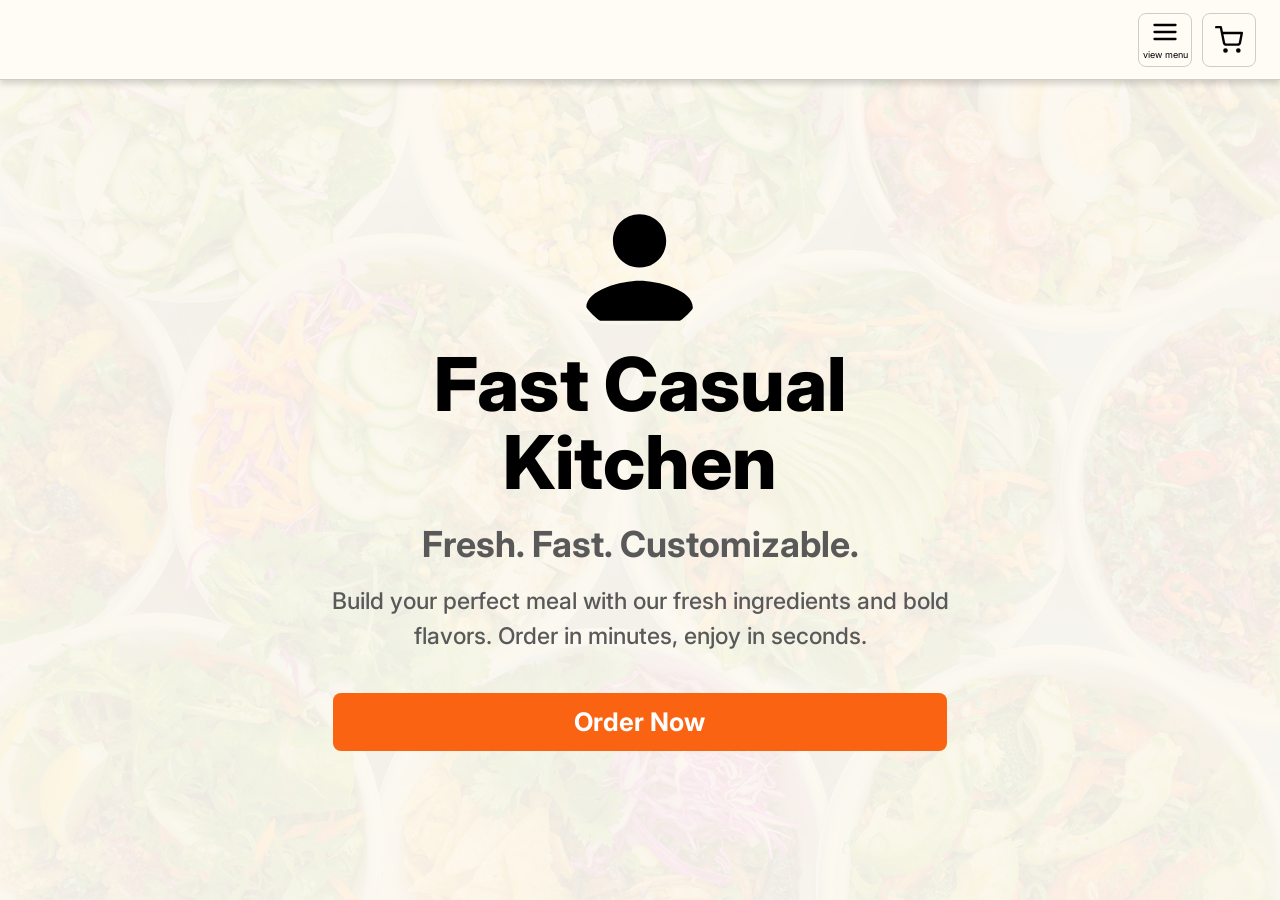
<file: index.html>
<!DOCTYPE html>
<html lang="en">
<head>
  <meta charset="UTF-8" />
  <meta name="viewport" content="width=device-width, initial-scale=1.0" />
  <meta name="description" content="Fast Casual Kitchen — fresh, fast, and fully customizable meals. Order wraps and bowls online.">
  <title>Fast Casual Kitchen</title>
  <link href="https://cdn.jsdelivr.net/npm/bootstrap@5.3.0/dist/css/bootstrap.min.css" rel="stylesheet">
  <link href="https://fonts.googleapis.com/css2?family=Inter:wght@400;600;700;800&display=swap" rel="stylesheet" />
  <link rel="stylesheet" href="css/style.css" />
</head>
<body class="landing-page">

  <!-- ═══════════════════════════════════════
       NAVBAR
  ═══════════════════════════════════════ -->
  <nav class="navbar">
    <div class="nav-icons">
      <a href="menu.html" class="nav-icon-btn" title="View Menu" aria-label="View Menu">
        <svg class="icon-img" viewBox="0 0 24 24" fill="none" stroke="currentColor" stroke-width="2" stroke-linecap="round"><line x1="3" y1="6" x2="21" y2="6"/><line x1="3" y1="12" x2="21" y2="12"/><line x1="3" y1="18" x2="21" y2="18"/></svg>
        <span class="nav-label">view menu</span>
      </a>
      <a href="Cart.html" class="nav-icon-btn" title="Cart" aria-label="Cart">
        <svg class="icon-img" viewBox="0 0 24 24" fill="none" stroke="currentColor" stroke-width="2" stroke-linecap="round" stroke-linejoin="round"><circle cx="9" cy="21" r="1"/><circle cx="20" cy="21" r="1"/><path d="M1 1h4l2.68 13.39a2 2 0 0 0 2 1.61h9.72a2 2 0 0 0 2-1.61L23 6H6"/></svg>
      </a>
    </div>
  </nav>

  <!-- ═══════════════════════════════════════
       HERO SECTION
  ═══════════════════════════════════════ -->
  <section class="hero">
    <!-- Background food image (30% opacity) -->
    <div class="hero-bg">
      <img src="assets/images/hero-bg.jpg" alt="" />
    </div>

    <!-- Hero content -->
    <div class="hero-content">
      <!-- Account/avatar icon -->
      <div class="hero-icon">
        <svg viewBox="0 0 24 24" fill="currentColor"><path d="M12 12c2.7 0 4.8-2.1 4.8-4.8S14.7 2.4 12 2.4 7.2 4.5 7.2 7.2 9.3 12 12 12zm0 2.4c-3.2 0-9.6 1.6-9.6 4.8v2.4h19.2v-2.4c0-3.2-6.4-4.8-9.6-4.8z"/></svg>
      </div>

      <!-- Main heading -->
      <h1 class="hero-title">
        Fast Casual<br />Kitchen
      </h1>

      <!-- Tagline -->
      <p class="hero-tagline">Fresh. Fast. Customizable.</p>

      <!-- Description -->
      <p class="hero-desc">
        Build your perfect meal with our fresh ingredients and bold<br />
        flavors. Order in minutes, enjoy in seconds.
      </p>

      <!-- CTA button -->
      <a href="menu.html" class="btn-order-now">Order Now</a>
    </div>
  </section>

  <script src="https://cdn.jsdelivr.net/npm/bootstrap@5.3.0/dist/js/bootstrap.bundle.min.js"></script>
</body>
</html>
</file>
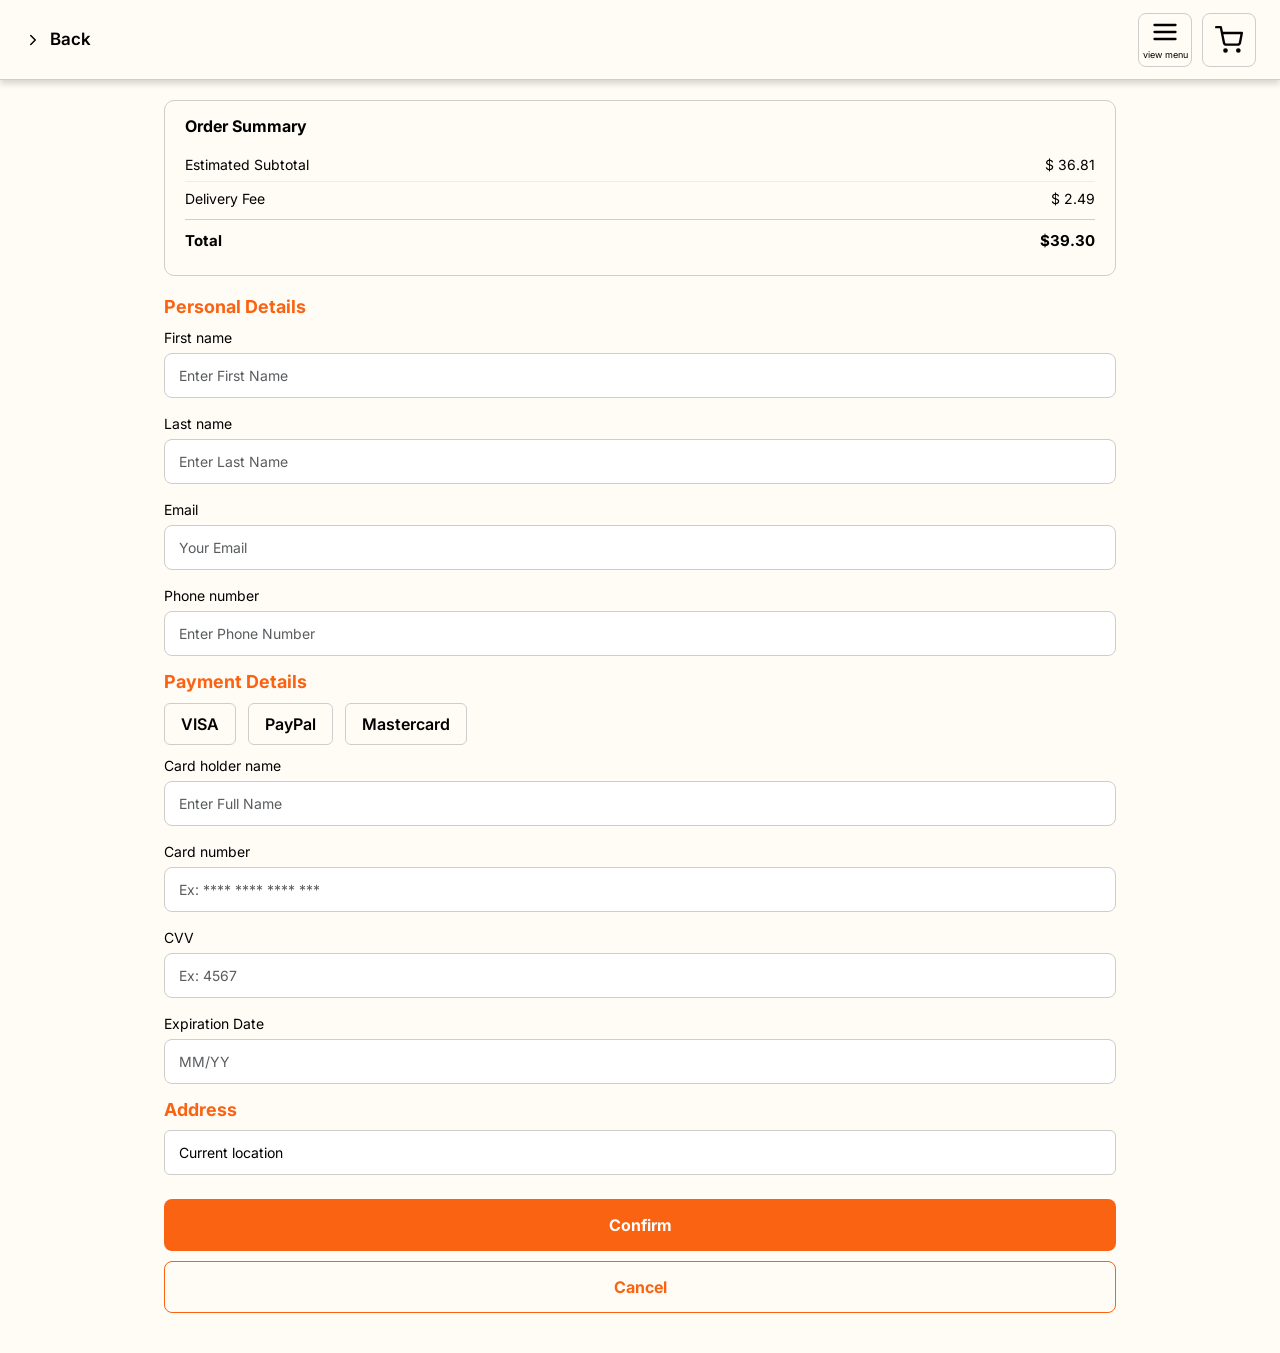
<file: checkout.html>
<!DOCTYPE html>
<html lang="en">
<head>
  <meta charset="UTF-8">
  <meta name="viewport" content="width=device-width, initial-scale=1.0">
  <meta name="description" content="Complete your order and enter payment details at Fast Casual Kitchen.">
  <title>Checkout — Fast Casual Kitchen</title>
  <link href="https://fonts.googleapis.com/css2?family=Inter:wght@400;600;700;800&display=swap" rel="stylesheet">
  <link href="https://cdn.jsdelivr.net/npm/bootstrap@5.3.0/dist/css/bootstrap.min.css" rel="stylesheet">
  <link rel="stylesheet" href="css/style.css">
</head>

<body>

<div class="checkout-page">

  <!-- HEADER -->
   <!-- ═══════════════════════════════════════
       NAVBAR
  ═══════════════════════════════════════ -->
  <nav class="navbar">
    <div class="nav-left">
      <a href="index.html" class="nav-back">
        <svg class="arrow-icon" viewBox="0 0 24 24" fill="none" stroke="currentColor" stroke-width="2" stroke-linecap="round" stroke-linejoin="round"><polyline points="15 18 9 12 15 6"/></svg>
        Back
      </a>
    </div>
    <div class="nav-icons">
      <a href="menu.html" class="nav-icon-btn" title="View Menu" aria-label="View Menu">
        <svg class="icon-img" viewBox="0 0 24 24" fill="none" stroke="currentColor" stroke-width="2" stroke-linecap="round"><line x1="3" y1="6" x2="21" y2="6"/><line x1="3" y1="12" x2="21" y2="12"/><line x1="3" y1="18" x2="21" y2="18"/></svg>
        <span class="nav-label">view menu</span>
      </a>
      <a href="Cart.html" class="nav-icon-btn" title="Cart" aria-label="Cart" id="cart-btn">
        <svg class="icon-img" viewBox="0 0 24 24" fill="none" stroke="currentColor" stroke-width="2" stroke-linecap="round" stroke-linejoin="round"><circle cx="9" cy="21" r="1"/><circle cx="20" cy="21" r="1"/><path d="M1 1h4l2.68 13.39a2 2 0 0 0 2 1.61h9.72a2 2 0 0 0 2-1.61L23 6H6"/></svg>
      </a>
    </div>
  </nav>

  <!-- ORDER SUMMARY -->
  <div class="summary-box">
    <h5>Order Summary</h5>

    <div class="row-line">
      <span>Estimated Subtotal</span>
      <span>$ 36.81</span>
    </div>

    <div class="row-line">
      <span>Delivery Fee</span>
      <span>$ 2.49</span>
    </div>

    <div class="row-line total">
      <span>Total</span>
      <span>$39.30</span>
    </div>
  </div>

  <!-- PERSONAL DETAILS -->
  <h6 class="section-title">Personal Details</h6>

  <div class="form-group">
    <label class="form-label">First name</label>
    <input type="text" class="form-control" placeholder="Enter First Name">
  </div>

  <div class="form-group">
    <label class="form-label">Last name</label>
    <input type="text" class="form-control" placeholder="Enter Last Name">
  </div>

  <div class="form-group">
    <label class="form-label">Email</label>
    <input type="email" class="form-control" placeholder="Your Email">
  </div>

  <div class="form-group">
    <label class="form-label">Phone number</label>
    <input type="tel" class="form-control" placeholder="Enter Phone Number">
  </div>

  <!-- PAYMENT -->
  <h6 class="section-title">Payment Details</h6>

  <div class="payment-icons">
    <button class="pay-option">VISA</button>
    <button class="pay-option">PayPal</button>
    <button class="pay-option">Mastercard</button>
  </div>

  <div class="form-group">
    <label class="form-label">Card holder name</label>
    <input class="form-control" placeholder="Enter Full Name">
  </div>

  <div class="form-group">
    <label class="form-label">Card number</label>
    <input class="form-control" placeholder="Ex: **** **** **** ***">
  </div>

  <div class="form-group">
    <label class="form-label">CVV</label>
    <input class="form-control" placeholder="Ex: 4567">
  </div>

  <div class="form-group">
    <label class="form-label">Expiration Date</label>
    <input class="form-control" placeholder="MM/YY">
  </div>

  <!-- ADDRESS -->
  <h6 class="section-title">Address</h6>

  <select class="address-dropdown form-select">
    <option>Current location</option>
  </select>

  <!-- ACTION BUTTONS -->
  <button class="confirm btn" onclick="processPayment()">
    Confirm
  </button>

  <button class="cancel btn" onclick="window.location.href='menu.html'">
    Cancel
  </button>

</div>
<!-- SCRIPT -->
<script>
function processPayment() {
  alert("Processing your credit card information...");
  setTimeout(function() {
    window.location.href = "thankyou.html";
  }, 1200);
}
</script>

</body>
</html>
</file>
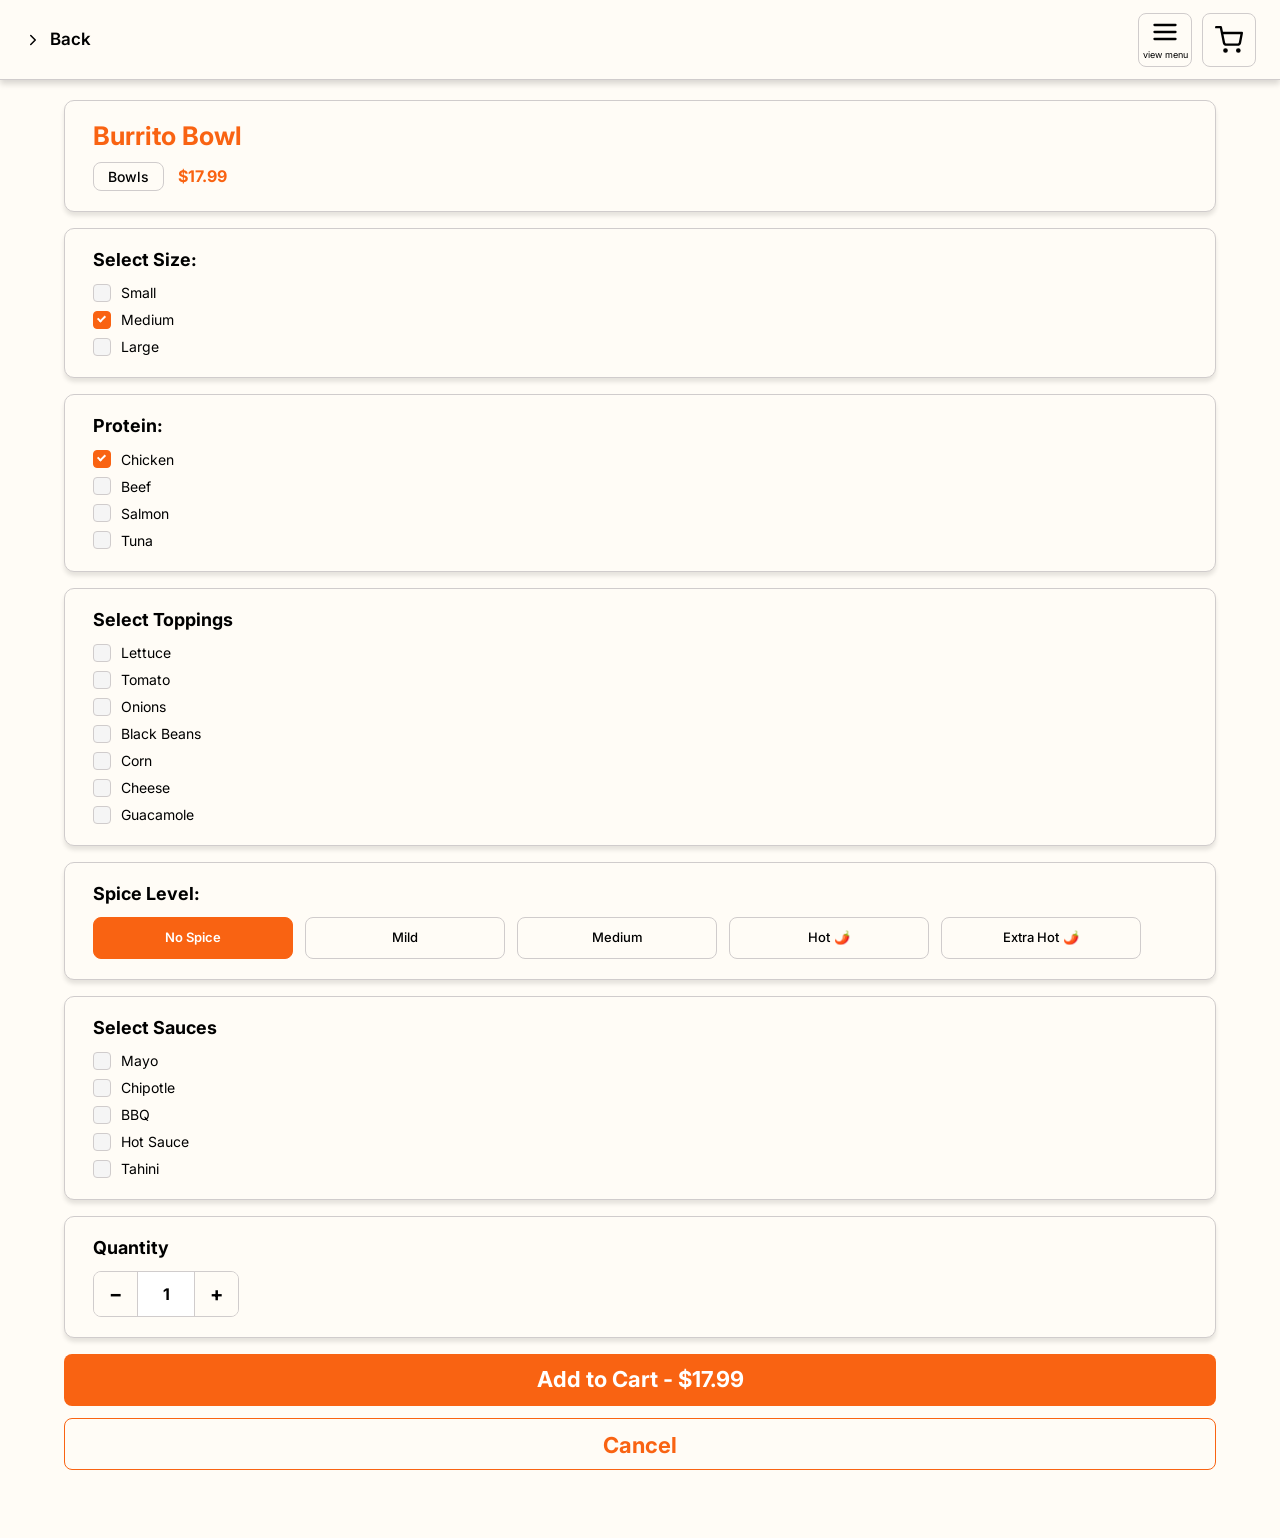
<file: customize.html>
<!DOCTYPE html>
<html lang="en">
<head>
  <meta charset="UTF-8" />
  <meta name="viewport" content="width=device-width, initial-scale=1.0" />
  <meta name="description" content="Customize your meal with your choice of size, protein, toppings, and spice level.">
  <title>Fast Casual Kitchen — Customize</title>
  <link href="https://cdn.jsdelivr.net/npm/bootstrap@5.3.0/dist/css/bootstrap.min.css" rel="stylesheet">
  <link href="https://fonts.googleapis.com/css2?family=Inter:wght@400;600;700;800&display=swap" rel="stylesheet" />
  <link rel="stylesheet" href="css/style.css" />
</head>
<body class="inner-page">

  <!-- ═══════════════════════════════════════
       NAVBAR
  ═══════════════════════════════════════ -->
  <nav class="navbar">
    <div class="nav-left">
      <a href="menu.html" class="nav-back">
        <svg class="arrow-icon" viewBox="0 0 24 24" fill="none" stroke="currentColor" stroke-width="2" stroke-linecap="round" stroke-linejoin="round"><polyline points="15 18 9 12 15 6"/></svg>
        Back
      </a>
    </div>
    <div class="nav-icons">
      <a href="menu.html" class="nav-icon-btn" title="View Menu" aria-label="View Menu">
        <svg class="icon-img" viewBox="0 0 24 24" fill="none" stroke="currentColor" stroke-width="2" stroke-linecap="round"><line x1="3" y1="6" x2="21" y2="6"/><line x1="3" y1="12" x2="21" y2="12"/><line x1="3" y1="18" x2="21" y2="18"/></svg>
        <span class="nav-label">view menu</span>
      </a>
      <a href="Cart.html" class="nav-icon-btn" title="Cart" aria-label="Cart">
        <svg class="icon-img" viewBox="0 0 24 24" fill="none" stroke="currentColor" stroke-width="2" stroke-linecap="round" stroke-linejoin="round"><circle cx="9" cy="21" r="1"/><circle cx="20" cy="21" r="1"/><path d="M1 1h4l2.68 13.39a2 2 0 0 0 2 1.61h9.72a2 2 0 0 0 2-1.61L23 6H6"/></svg>
      </a>
    </div>
  </nav>

  <!-- ═══════════════════════════════════════
       CUSTOMIZE CONTENT
  ═══════════════════════════════════════ -->
  <main class="customize-main">

    <!-- ── SECTION 1: Item Info ── -->
    <div class="customize-section item-header-section">
      <h2 class="item-name" id="item-name">Burrito Bowl</h2>
      <div class="item-meta">
        <span class="item-badge" id="item-badge">Bowls</span>
        <span class="item-price" id="item-price">$17.99</span>
      </div>
    </div>

    <!-- ── SECTION 2: Select Size ── -->
    <div class="customize-section">
      <h3 class="section-title">Select Size:</h3>
      <div class="radio-group">
        <label class="radio-item">
          <input type="radio" name="size" value="small" />
          <span class="radio-box"></span>
          Small
        </label>
        <label class="radio-item">
          <input type="radio" name="size" value="medium" checked />
          <span class="radio-box"></span>
          Medium
        </label>
        <label class="radio-item">
          <input type="radio" name="size" value="large" />
          <span class="radio-box"></span>
          Large
        </label>
      </div>
    </div>

    <!-- ── SECTION 3: Protein ── -->
    <div class="customize-section">
      <h3 class="section-title">Protein:</h3>
      <div class="radio-group">
        <label class="radio-item">
          <input type="radio" name="protein" value="chicken" checked />
          <span class="radio-box"></span>
          Chicken
        </label>
        <label class="radio-item">
          <input type="radio" name="protein" value="beef" />
          <span class="radio-box"></span>
          Beef
        </label>
        <label class="radio-item">
          <input type="radio" name="protein" value="salmon" />
          <span class="radio-box"></span>
          Salmon
        </label>
        <label class="radio-item">
          <input type="radio" name="protein" value="tuna" />
          <span class="radio-box"></span>
          Tuna
        </label>
      </div>
    </div>

    <!-- ── SECTION 4: Select Toppings ── -->
    <div class="customize-section">
      <h3 class="section-title">Select Toppings</h3>
      <div class="checkbox-group">
        <label class="checkbox-item">
          <input type="checkbox" name="toppings" value="lettuce" />
          <span class="checkbox-box"></span>
          Lettuce
        </label>
        <label class="checkbox-item">
          <input type="checkbox" name="toppings" value="tomato" />
          <span class="checkbox-box"></span>
          Tomato
        </label>
        <label class="checkbox-item">
          <input type="checkbox" name="toppings" value="onions" />
          <span class="checkbox-box"></span>
          Onions
        </label>
        <label class="checkbox-item">
          <input type="checkbox" name="toppings" value="black-beans" />
          <span class="checkbox-box"></span>
          Black Beans
        </label>
        <label class="checkbox-item">
          <input type="checkbox" name="toppings" value="corn" />
          <span class="checkbox-box"></span>
          Corn
        </label>
        <label class="checkbox-item">
          <input type="checkbox" name="toppings" value="cheese" />
          <span class="checkbox-box"></span>
          Cheese
        </label>
        <label class="checkbox-item">
          <input type="checkbox" name="toppings" value="guacamole" />
          <span class="checkbox-box"></span>
          Guacamole
        </label>
      </div>
    </div>

    <!-- ── SECTION 5: Spice Level ── -->
    <div class="customize-section spice-section">
      <h3 class="section-title">Spice Level:</h3>
      <div class="spice-btns">
        <button class="spice-btn active" data-level="no-spice">No Spice</button>
        <button class="spice-btn" data-level="mild">Mild</button>
        <button class="spice-btn" data-level="medium">Medium</button>
        <button class="spice-btn" data-level="hot">
          Hot <span class="pepper-icon">🌶️</span>
        </button>
        <button class="spice-btn" data-level="extra-hot">
          Extra Hot <span class="pepper-icon">🌶️</span>
        </button>
      </div>
    </div>

    <!-- ── SECTION 6: Select Sauces ── -->
    <div class="customize-section">
      <h3 class="section-title">Select Sauces</h3>
      <div class="checkbox-group">
        <label class="checkbox-item">
          <input type="checkbox" name="sauces" value="mayo" />
          <span class="checkbox-box"></span>
          Mayo
        </label>
        <label class="checkbox-item">
          <input type="checkbox" name="sauces" value="chipotle" />
          <span class="checkbox-box"></span>
          Chipotle
        </label>
        <label class="checkbox-item">
          <input type="checkbox" name="sauces" value="bbq" />
          <span class="checkbox-box"></span>
          BBQ
        </label>
        <label class="checkbox-item">
          <input type="checkbox" name="sauces" value="hot-sauce" />
          <span class="checkbox-box"></span>
          Hot Sauce
        </label>
        <label class="checkbox-item">
          <input type="checkbox" name="sauces" value="tahini" />
          <span class="checkbox-box"></span>
          Tahini
        </label>
      </div>
    </div>

    <!-- ── SECTION 7: Quantity ── -->
    <div class="customize-section qty-section">
      <h3 class="section-title">Quantity</h3>
      <div class="qty-row">
        <button class="qty-btn" id="qty-minus" type="button">−</button>
        <div class="qty-box"><span id="qty-display">1</span></div>
        <button class="qty-btn" id="qty-plus" type="button">+</button>
      </div>
    </div>

    <!-- ── CTA Buttons ── -->
    <div class="cta-area">
      <button class="btn-add-to-cart" id="add-to-cart-btn">
        Add to Cart - <span id="cta-price">$17.99</span>
      </button>
      <a href="menu.html" class="btn-cancel">Cancel</a>
    </div>

  </main>

  <!-- ═══════════════════════════════════════
       HIGH SPICE WARNING MODAL (Bootstrap)
  ═══════════════════════════════════════ -->
  <div class="modal fade" id="spice-modal" tabindex="-1" aria-labelledby="spiceModalLabel" aria-hidden="true">
    <div class="modal-dialog modal-dialog-centered">
      <div class="modal-content modal-box">
        <p class="modal-text">
          ⚠️ <strong>High Spice Level Warning</strong><br /><br />
          You've selected a high spice level. This will be very hot!<br />
          Are you sure you want to proceed?
        </p>
        <div class="modal-actions">
          <button class="modal-btn modal-cancel" id="spice-cancel">Cancel</button>
          <button class="modal-btn modal-confirm" id="spice-confirm">Yes, I'm sure</button>
        </div>
      </div>
    </div>
  </div>

  <script src="https://cdn.jsdelivr.net/npm/bootstrap@5.3.0/dist/js/bootstrap.bundle.min.js"></script>
  <script src="js/main.js"></script>
</body>
</html>
</file>
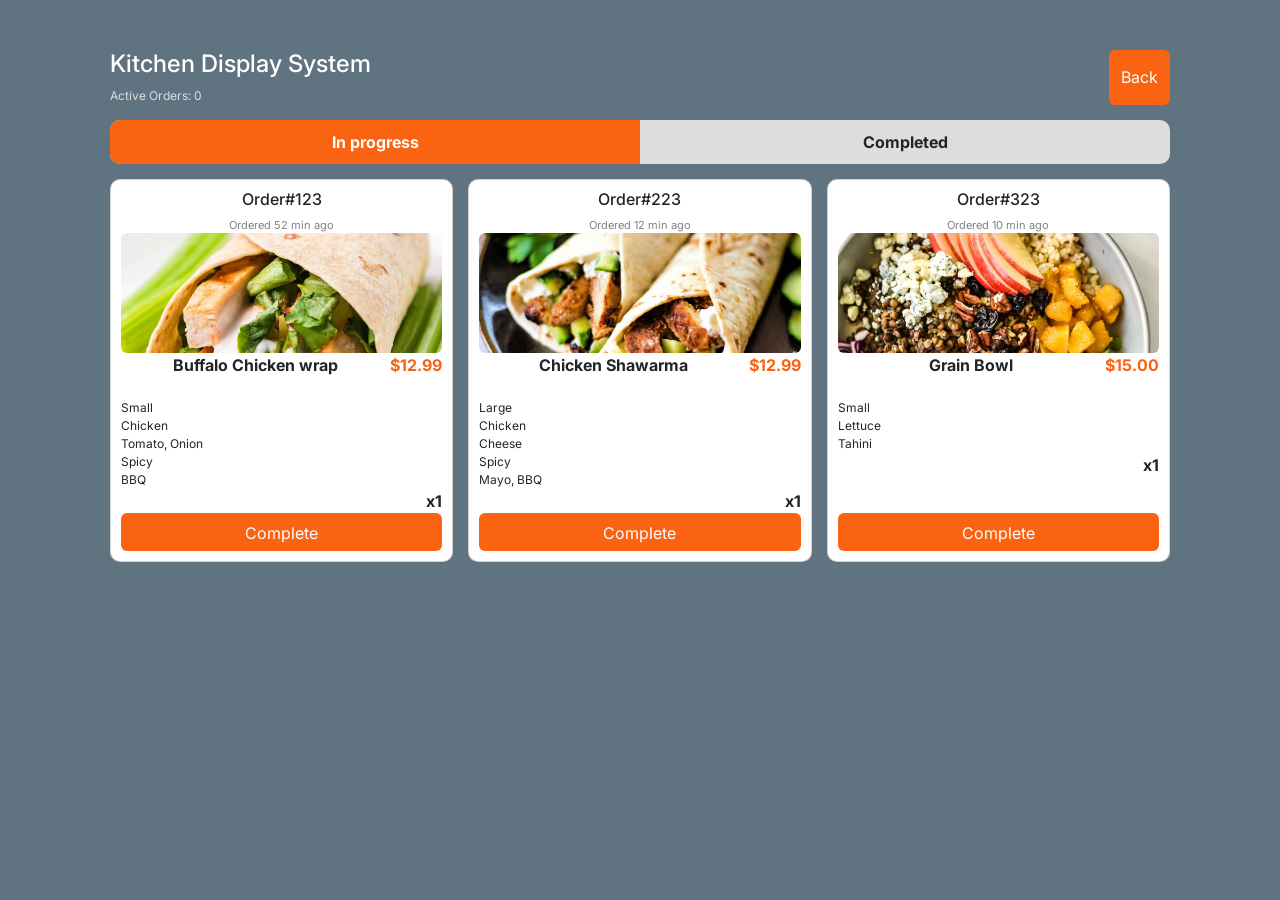
<file: Kitchen.html>
<!DOCTYPE html>
<html lang="en">
<head>
<meta charset="UTF-8">
<meta name="viewport" content="width=device-width, initial-scale=1.0">
<meta name="description" content="Kitchen Display System — manage and track active orders.">
<title>Kitchen Display — Fast Casual Kitchen</title>

<link href="https://fonts.googleapis.com/css2?family=Inter:wght@400;600;700;800&display=swap" rel="stylesheet">
<link href="https://cdn.jsdelivr.net/npm/bootstrap@5.3.0/dist/css/bootstrap.min.css" rel="stylesheet">

<style>
body {
  margin: 0;
  font-family: 'Inter', sans-serif;
  background: #5f7380;
}

.kitchen-container {
  max-width: 1100px;
  margin: 30px auto;
  padding: 20px;
}

.header {
  display: flex;
  justify-content: space-between;
  color: white;
  margin-bottom: 10px;
}

.sub {
  color: #ddd;
  font-size: 12px;
}

.back-btn {
  background: #f96312;
  color: white;
  border: none;
  padding: 6px 12px;
  border-radius: 6px;
}

.tabs {
  display: flex;
  background: #ddd;
  border-radius: 10px;
  overflow: hidden;
  margin: 15px 0;
}

.tab {
  flex: 1;
  padding: 10px;
  text-align: center;
  cursor: pointer;
  font-weight: bold;
}

.tab.active {
  background: #f96312;
  color: white;
}

.orders {
  display: grid;
  grid-template-columns: repeat(3, 1fr);
  gap: 15px;
}

@media (max-width: 900px) {
  .orders { grid-template-columns: repeat(2, 1fr); }
}

@media (max-width: 600px) {
  .orders { grid-template-columns: 1fr; }
  .kitchen-container { padding: 12px; }
}

.card {
  background: white;
  border-radius: 10px;
  padding: 10px;
  text-align: center;
  display: flex;
  flex-direction: column;
}

.card img {
  width: 100%;
  height: 120px;
  object-fit: cover;
  border-radius: 6px;
}

.time {
  font-size: 11px;
  color: gray;
}

.price {
  color: #f96312;
  float: right;
  font-weight: bold;
}

.details-text {
  text-align: left;
  font-size: 12px;
  margin-top: 6px;
}

.qty {
  text-align: right;
  font-weight: bold;
}

.btn-orange {
  background: #f96312;
  color: white;
  border: none;
  padding: 6px;
  border-radius: 6px;
  width: 100%;
  margin-top: auto;
  padding-top: 8px;
  cursor: pointer;
}
</style>
</head>

<body>

<div class="kitchen-container">

<div class="header">
  <div>
    <h4>Kitchen Display System</h4>
    <div class="sub">Active Orders: 0</div>
  </div>
  <button class="back-btn" onclick="window.location.href='menu.html'">Back</button>
</div>

<div class="tabs">
  <div class="tab active" onclick="showTab('progress')">In progress</div>
  <div class="tab" onclick="showTab('completed')">Completed</div>
</div>

<!-- IN PROGRESS, change images -->
<div id="progress" class="orders">

<div class="card">
  <h6>Order#123</h6>
  <div class="time">Ordered 52 min ago</div>
  <img src="assets/images/buffalo-chicken-wrap.jpg" alt="Buffalo Chicken Wrap">
  <p><strong>Buffalo Chicken wrap</strong> <span class="price">$12.99</span></p>
  <div class="details-text">
    Small<br>Chicken<br>Tomato, Onion<br>Spicy<br>BBQ
  </div>
  <div class="qty">x1</div>
  <button class="btn-orange" onclick="completeOrder(this)">Complete</button>
</div>

<div class="card">
  <h6>Order#223</h6>
  <div class="time">Ordered 12 min ago</div>
  <img src="assets/images/chicken-Shawarma.jpg" alt="Chicken Shawarma">
  <p><strong>Chicken Shawarma</strong> <span class="price">$12.99</span></p>
  <div class="details-text">
    Large<br>Chicken<br>Cheese<br>Spicy<br>Mayo, BBQ
  </div>
  <div class="qty">x1</div>
  <button class="btn-orange" onclick="completeOrder(this)">Complete</button>
</div>

<div class="card">
  <h6>Order#323</h6>
  <div class="time">Ordered 10 min ago</div>
  <img src="assets/images/grain-bowl.jpg" alt="Grain Bowl">
  <p><strong>Grain Bowl</strong> <span class="price">$15.00</span></p>
  <div class="details-text">
    Small<br>Lettuce<br>Tahini
  </div>
  <div class="qty">x1</div>
  <button class="btn-orange" onclick="completeOrder(this)">Complete</button>
</div>

</div>

<!-- COMPLETED -->
<div id="completed" class="orders" style="display:none;">

<!-- Photos -->
<div class="card"><h6>Order#100</h6><img src="assets/images/buffalo-chicken-wrap.jpg" alt="Buffalo Chicken Wrap"><p>Buffalo Chicken wrap <span class="price">$12.99</span></p><div class="qty">x1</div><button class="btn-orange" onclick="showDetails(this)">Details</button></div>

<div class="card"><h6>Order#201</h6><img src="assets/images/chicken-Shawarma.jpg" alt="Chicken Shawarma"><p>Chicken Shawarma <span class="price">$12.99</span></p><div class="qty">x1</div><button class="btn-orange" onclick="showDetails(this)">Details</button></div>

<div class="card"><h6>Order#303</h6><img src="assets/images/grain-bowl.jpg" alt="Grain Bowl"><p>Grain Bowl <span class="price">$15.00</span></p><div class="qty">x1</div><button class="btn-orange" onclick="showDetails(this)">Details</button></div>

<div class="card"><h6>Order#40</h6><img src="assets/images/buffalo-chicken-wrap.jpg" alt="Buffalo Chicken Wrap"><p>Chicken wrap <span class="price">$12.99</span></p><div class="qty">x1</div><button class="btn-orange" onclick="showDetails(this)">Details</button></div>

<div class="card"><h6>Order#30</h6><img src="assets/images/chicken-Shawarma.jpg" alt="Chicken Shawarma"><p>Chicken Shawarma <span class="price">$12.99</span></p><div class="qty">x1</div><button class="btn-orange" onclick="showDetails(this)">Details</button></div>

<div class="card"><h6>Order#476</h6><img src="assets/images/grain-bowl.jpg" alt="Grain Bowl"><p>Grain Bowl <span class="price">$15.00</span></p><div class="qty">x1</div><button class="btn-orange" onclick="showDetails(this)">Details</button></div>

</div>

</div>

<script>
function showTab(tab) {
  document.getElementById('progress').style.display = 'none';
  document.getElementById('completed').style.display = 'none';
  document.getElementById(tab).style.display = 'grid';
  document.querySelectorAll('.tab').forEach(t => t.classList.remove('active'));
  event.target.classList.add('active');
}

function completeOrder(btn) {
  const card = btn.closest('.card');
  const completed = document.getElementById('completed');

  const clone = card.cloneNode(true);

  const details = card.querySelector('.details-text').innerText;
  const qty = card.querySelector('.qty').innerText;

  clone.querySelector('.details-text').remove();

  const newBtn = clone.querySelector('.btn-orange');
  newBtn.innerText = "Details";

  newBtn.onclick = function () {
    alert(details + "\n\n" + qty);
  };

  completed.appendChild(clone);
  card.remove();
}

function showDetails(btn) {
  const name = btn.closest('.card').querySelector('p').innerText;
  alert(name);
}
</script>

</body>
</html>
</file>
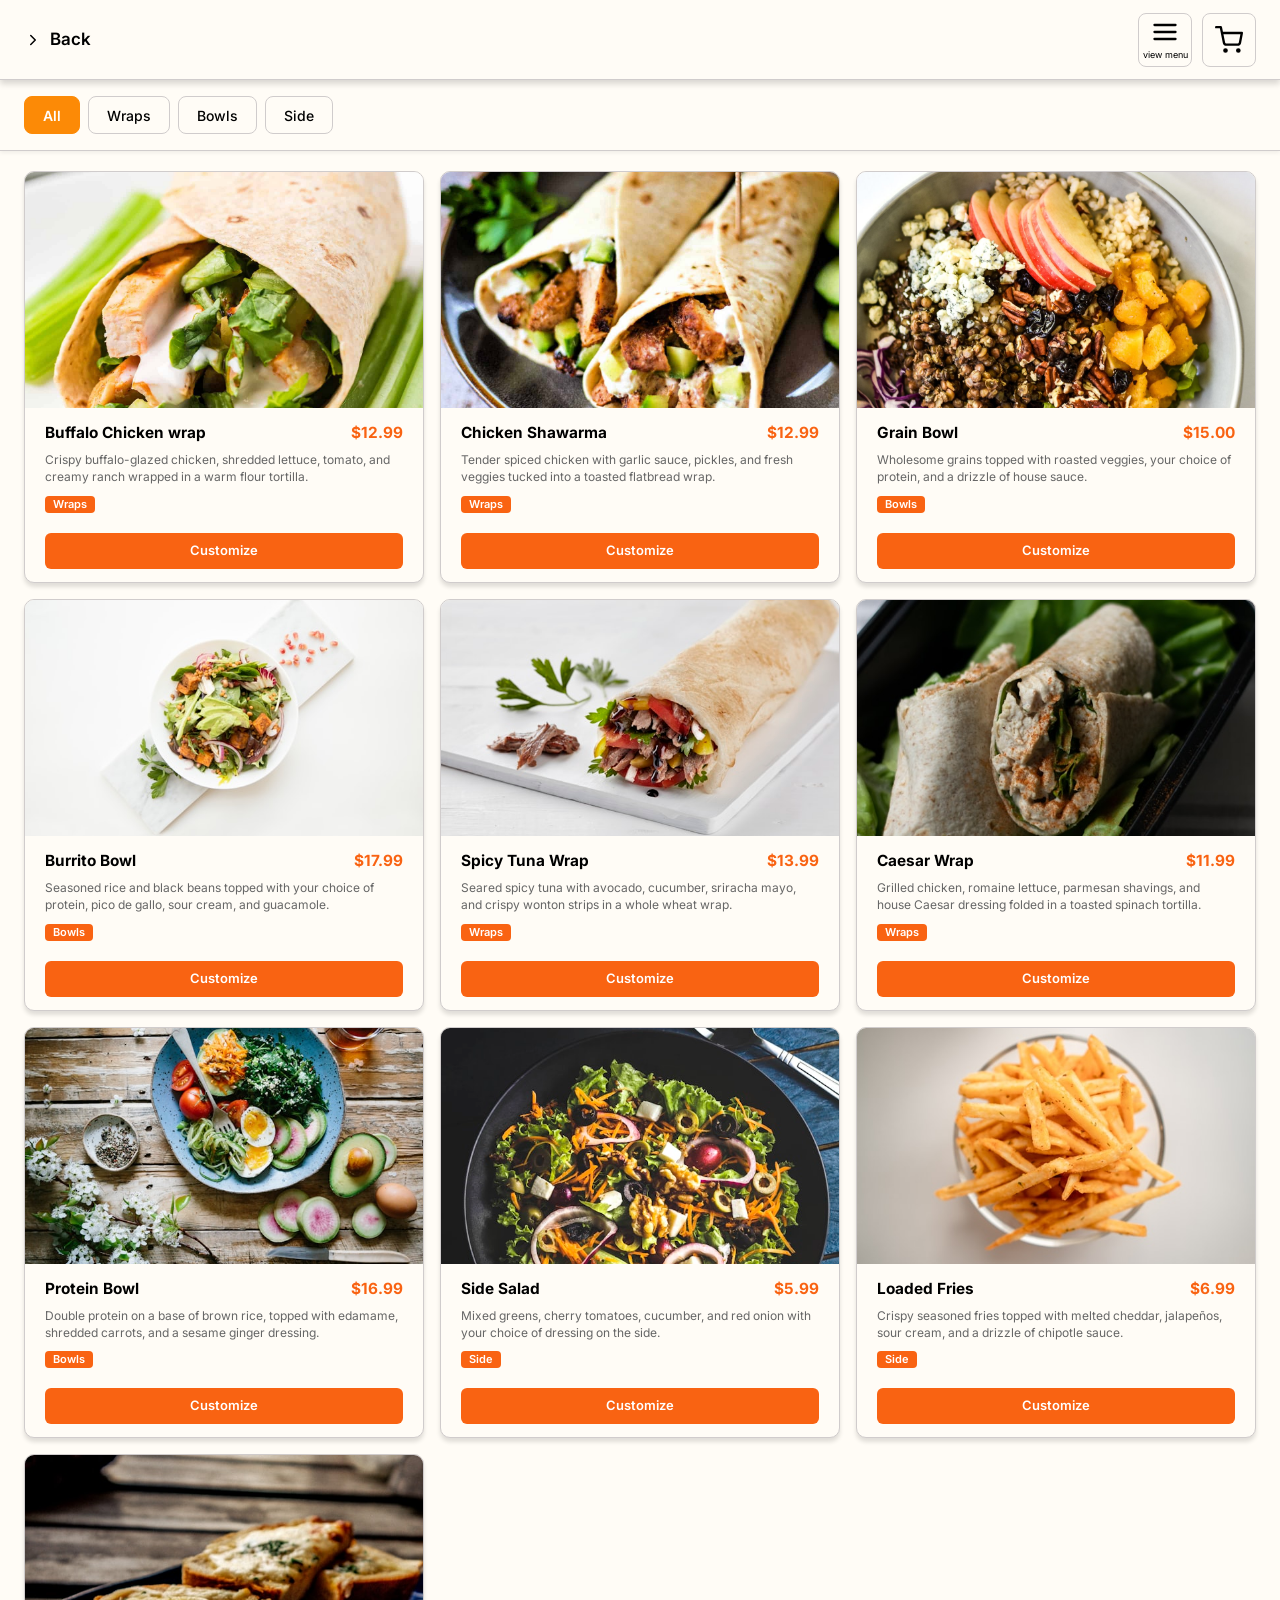
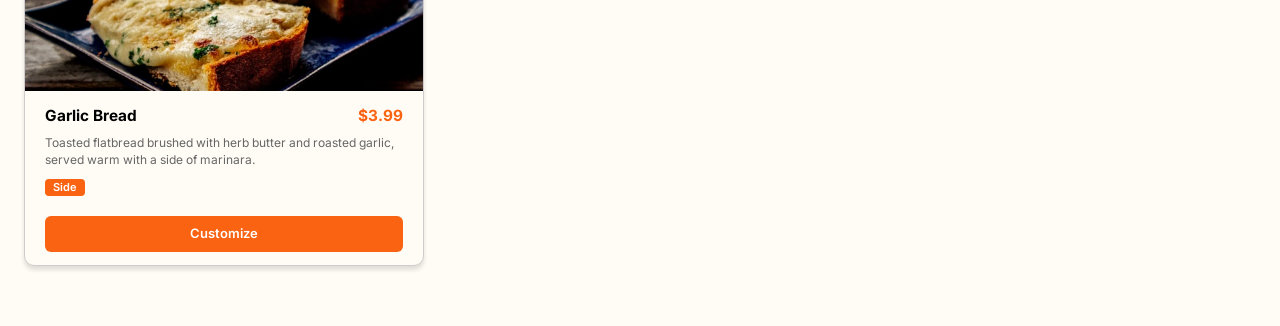
<file: menu.html>
<!DOCTYPE html>
<html lang="en">
<head>
  <meta charset="UTF-8" />
  <meta name="viewport" content="width=device-width, initial-scale=1.0" />
  <meta name="description" content="Browse our menu of wraps and bowls. Filter by category and customize your order.">
  <title>Fast Casual Kitchen — Menu</title>
  <link href="https://cdn.jsdelivr.net/npm/bootstrap@5.3.0/dist/css/bootstrap.min.css" rel="stylesheet">
  <link href="https://fonts.googleapis.com/css2?family=Inter:wght@400;600;700;800&display=swap" rel="stylesheet" />
  <link rel="stylesheet" href="css/style.css" />
</head>
<body class="inner-page">

  <!-- ═══════════════════════════════════════
       NAVBAR
  ═══════════════════════════════════════ -->
  <nav class="navbar">
    <div class="nav-left">
      <a href="index.html" class="nav-back">
        <svg class="arrow-icon" viewBox="0 0 24 24" fill="none" stroke="currentColor" stroke-width="2" stroke-linecap="round" stroke-linejoin="round"><polyline points="15 18 9 12 15 6"/></svg>
        Back
      </a>
    </div>
    <div class="nav-icons">
      <a href="menu.html" class="nav-icon-btn" title="View Menu" aria-label="View Menu">
        <svg class="icon-img" viewBox="0 0 24 24" fill="none" stroke="currentColor" stroke-width="2" stroke-linecap="round"><line x1="3" y1="6" x2="21" y2="6"/><line x1="3" y1="12" x2="21" y2="12"/><line x1="3" y1="18" x2="21" y2="18"/></svg>
        <span class="nav-label">view menu</span>
      </a>
      <a href="Cart.html" class="nav-icon-btn" title="Cart" aria-label="Cart" id="cart-btn">
        <svg class="icon-img" viewBox="0 0 24 24" fill="none" stroke="currentColor" stroke-width="2" stroke-linecap="round" stroke-linejoin="round"><circle cx="9" cy="21" r="1"/><circle cx="20" cy="21" r="1"/><path d="M1 1h4l2.68 13.39a2 2 0 0 0 2 1.61h9.72a2 2 0 0 0 2-1.61L23 6H6"/></svg>
      </a>
    </div>
  </nav>

  <!-- ═══════════════════════════════════════
       FILTER BAR (below navbar)
  ═══════════════════════════════════════ -->
  <div class="filter-bar">
    <button class="filter-btn active" data-cat="all">All</button>
    <button class="filter-btn" data-cat="wraps">Wraps</button>
    <button class="filter-btn" data-cat="bowls">Bowls</button>
    <button class="filter-btn" data-cat="side">Side</button>
  </div>

  <!-- ═══════════════════════════════════════
       MENU GRID
  ═══════════════════════════════════════ -->
  <main class="menu-main">
    <div class="menu-grid row g-3">

      <!-- ── Card 1: Buffalo Chicken Wrap ── -->
      <div class="col-12 col-sm-6 col-lg-4" data-cat="wraps">
        <div class="menu-card">
          <div class="card-img-wrap">
            <img src="assets/images/buffalo-chicken-wrap.jpg"
                 alt="Buffalo Chicken Wrap" class="card-img" />
          </div>
          <div class="card-body">
            <p class="card-title">
              Buffalo Chicken wrap
              <span class="card-price">$12.99</span>
            </p>
            <p class="card-desc">Crispy buffalo-glazed chicken, shredded lettuce, tomato, and creamy ranch wrapped in a warm flour tortilla.</p>
            <span class="card-badge badge">Wraps</span>
            <a href="customize.html?item=buffalo-chicken-wrap" class="btn-customize btn">Customize</a>
          </div>
        </div>
      </div>

      <!-- ── Card 2: Chicken Shawarma ── -->
      <div class="col-12 col-sm-6 col-lg-4" data-cat="wraps">
        <div class="menu-card">
          <div class="card-img-wrap">
            <img src="assets/images/chicken-Shawarma.jpg"
                 alt="Chicken Shawarma" class="card-img" />
          </div>
          <div class="card-body">
            <p class="card-title">
              Chicken Shawarma
              <span class="card-price">$12.99</span>
            </p>
            <p class="card-desc">Tender spiced chicken with garlic sauce, pickles, and fresh veggies tucked into a toasted flatbread wrap.</p>
            <span class="card-badge badge">Wraps</span>
            <a href="customize.html?item=chicken-shawarma" class="btn-customize btn">Customize</a>
          </div>
        </div>
      </div>

      <!-- ── Card 3: Grain Bowl ── -->
      <div class="col-12 col-sm-6 col-lg-4" data-cat="bowls">
        <div class="menu-card">
          <div class="card-img-wrap">
            <img src="assets/images/grain-bowl.jpg"
                 alt="Grain Bowl" class="card-img" />
          </div>
          <div class="card-body">
            <p class="card-title">
              Grain Bowl
              <span class="card-price">$15.00</span>
            </p>
            <p class="card-desc">Wholesome grains topped with roasted veggies, your choice of protein, and a drizzle of house sauce.</p>
            <span class="card-badge badge">Bowls</span>
            <a href="customize.html?item=grain-bowl" class="btn-customize btn">Customize</a>
          </div>
        </div>
      </div>

      <!-- ── Card 4: Burrito Bowl ── -->
      <div class="col-12 col-sm-6 col-lg-4" data-cat="bowls">
        <div class="menu-card">
          <div class="card-img-wrap">
            <img src="assets/images/burrito-bowl.jpg"
                 alt="Burrito Bowl" class="card-img" />
          </div>
          <div class="card-body">
            <p class="card-title">
              Burrito Bowl
              <span class="card-price">$17.99</span>
            </p>
            <p class="card-desc">Seasoned rice and black beans topped with your choice of protein, pico de gallo, sour cream, and guacamole.</p>
            <span class="card-badge badge">Bowls</span>
            <a href="customize.html?item=burrito-bowl" class="btn-customize btn">Customize</a>
          </div>
        </div>
      </div>

      <!-- ── Card 5: Spicy Tuna Wrap ── -->
      <div class="col-12 col-sm-6 col-lg-4" data-cat="wraps">
        <div class="menu-card">
          <div class="card-img-wrap">
            <img src="assets/images/spicy-tuna-wrap.jpg"
                 alt="Spicy Tuna Wrap" class="card-img" />
          </div>
          <div class="card-body">
            <p class="card-title">
              Spicy Tuna Wrap
              <span class="card-price">$13.99</span>
            </p>
            <p class="card-desc">Seared spicy tuna with avocado, cucumber, sriracha mayo, and crispy wonton strips in a whole wheat wrap.</p>
            <span class="card-badge badge">Wraps</span>
            <a href="customize.html?item=spicy-tuna-wrap" class="btn-customize btn">Customize</a>
          </div>
        </div>
      </div>

      <!-- ── Card 6: Caesar Wrap ── -->
      <div class="col-12 col-sm-6 col-lg-4" data-cat="wraps">
        <div class="menu-card">
          <div class="card-img-wrap">
            <img src="assets/images/caesar-wrap.jpg"
                 alt="Caesar Wrap" class="card-img" />
          </div>
          <div class="card-body">
            <p class="card-title">
              Caesar Wrap
              <span class="card-price">$11.99</span>
            </p>
            <p class="card-desc">Grilled chicken, romaine lettuce, parmesan shavings, and house Caesar dressing folded in a toasted spinach tortilla.</p>
            <span class="card-badge badge">Wraps</span>
            <a href="customize.html?item=caesar-wrap" class="btn-customize btn">Customize</a>
          </div>
        </div>
      </div>

      <!-- ── Card 7: Protein Bowl ── -->
      <div class="col-12 col-sm-6 col-lg-4" data-cat="bowls">
        <div class="menu-card">
          <div class="card-img-wrap">
            <img src="assets/images/protein-bowl.jpg"
                 alt="Protein Bowl" class="card-img" />
          </div>
          <div class="card-body">
            <p class="card-title">
              Protein Bowl
              <span class="card-price">$16.99</span>
            </p>
            <p class="card-desc">Double protein on a base of brown rice, topped with edamame, shredded carrots, and a sesame ginger dressing.</p>
            <span class="card-badge badge">Bowls</span>
            <a href="customize.html?item=protein-bowl" class="btn-customize btn">Customize</a>
          </div>
        </div>
      </div>

      <!-- ── Card 8: Side Salad ── -->
      <div class="col-12 col-sm-6 col-lg-4" data-cat="side">
        <div class="menu-card">
          <div class="card-img-wrap">
            <img src="assets/images/side-salad.jpg"
                 alt="Side Salad" class="card-img" />
          </div>
          <div class="card-body">
            <p class="card-title">
              Side Salad
              <span class="card-price">$5.99</span>
            </p>
            <p class="card-desc">Mixed greens, cherry tomatoes, cucumber, and red onion with your choice of dressing on the side.</p>
            <span class="card-badge badge">Side</span>
            <a href="customize.html?item=side-salad" class="btn-customize btn">Customize</a>
          </div>
        </div>
      </div>

      <!-- ── Card 9: Loaded Fries ── -->
      <div class="col-12 col-sm-6 col-lg-4" data-cat="side">
        <div class="menu-card">
          <div class="card-img-wrap">
            <img src="assets/images/loaded-fries.jpg"
                 alt="Loaded Fries" class="card-img" />
          </div>
          <div class="card-body">
            <p class="card-title">
              Loaded Fries
              <span class="card-price">$6.99</span>
            </p>
            <p class="card-desc">Crispy seasoned fries topped with melted cheddar, jalapeños, sour cream, and a drizzle of chipotle sauce.</p>
            <span class="card-badge badge">Side</span>
            <a href="customize.html?item=loaded-fries" class="btn-customize btn">Customize</a>
          </div>
        </div>
      </div>

      <!-- ── Card 10: Garlic Bread ── -->
      <div class="col-12 col-sm-6 col-lg-4" data-cat="side">
        <div class="menu-card">
          <div class="card-img-wrap">
            <img src="assets/images/garlic-bread.jpg"
                 alt="Garlic Bread" class="card-img" />
          </div>
          <div class="card-body">
            <p class="card-title">
              Garlic Bread
              <span class="card-price">$3.99</span>
            </p>
            <p class="card-desc">Toasted flatbread brushed with herb butter and roasted garlic, served warm with a side of marinara.</p>
            <span class="card-badge badge">Side</span>
            <a href="customize.html?item=garlic-bread" class="btn-customize btn">Customize</a>
          </div>
        </div>
      </div>

    </div><!-- /menu-grid -->

    <!-- Empty state -->
    <div class="no-results" id="no-results" style="display:none;">
      <p>No items found in this category.</p>
    </div>

  </main>

  <script src="js/main.js"></script>
  <script src="https://cdn.jsdelivr.net/npm/bootstrap@5.3.0/dist/js/bootstrap.bundle.min.js"></script>
</body>
</html>
</file>
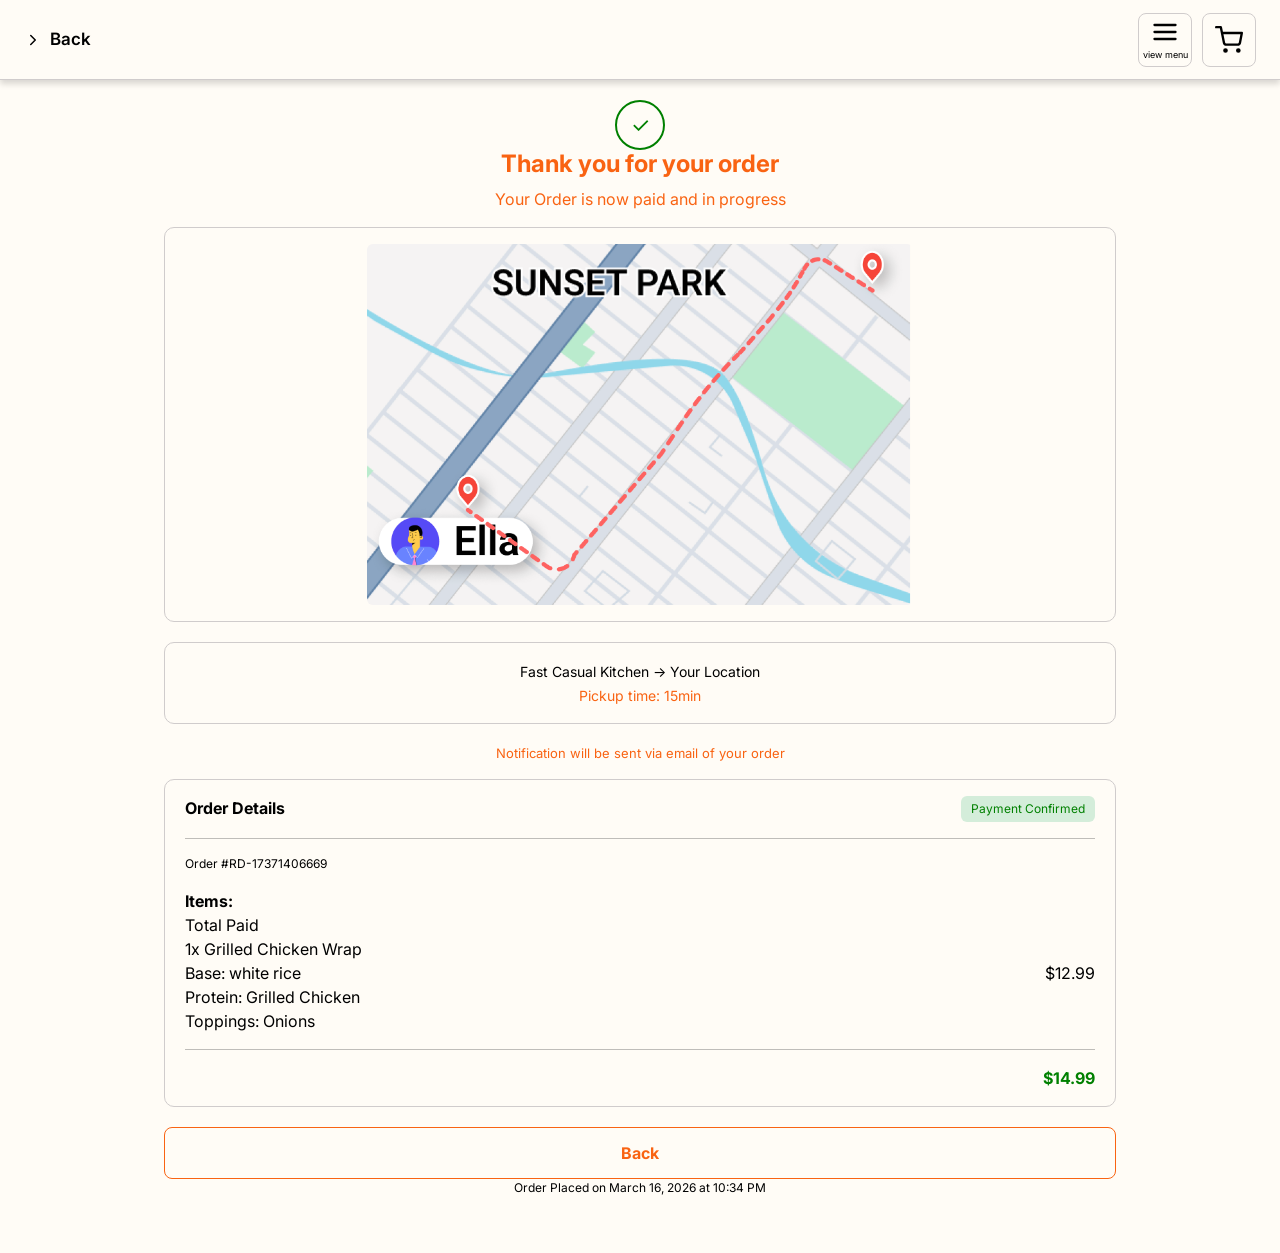
<file: thankyou.html>
<!DOCTYPE html>
<html lang="en">
<head>
  <meta charset="UTF-8">
  <meta name="viewport" content="width=device-width, initial-scale=1.0">
  <meta name="description" content="Your order is confirmed. Thank you for ordering at Fast Casual Kitchen.">
  <title>Order Confirmed — Fast Casual Kitchen</title>
  <link href="https://fonts.googleapis.com/css2?family=Inter:wght@400;600;700;800&display=swap" rel="stylesheet">
  <link href="https://cdn.jsdelivr.net/npm/bootstrap@5.3.0/dist/css/bootstrap.min.css" rel="stylesheet">
  <link rel="stylesheet" href="css/style.css">
</head>

<body>

<div class="checkout-page">

 <!-- ═══════════════════════════════════════
       NAVBAR
  ═══════════════════════════════════════ -->
  <nav class="navbar">
    <div class="nav-left">
      <a href="index.html" class="nav-back">
        <svg class="arrow-icon" viewBox="0 0 24 24" fill="none" stroke="currentColor" stroke-width="2" stroke-linecap="round" stroke-linejoin="round"><polyline points="15 18 9 12 15 6"/></svg>
        Back
      </a>
    </div>
    <div class="nav-icons">
      <a href="menu.html" class="nav-icon-btn" title="View Menu" aria-label="View Menu">
        <svg class="icon-img" viewBox="0 0 24 24" fill="none" stroke="currentColor" stroke-width="2" stroke-linecap="round"><line x1="3" y1="6" x2="21" y2="6"/><line x1="3" y1="12" x2="21" y2="12"/><line x1="3" y1="18" x2="21" y2="18"/></svg>
        <span class="nav-label">view menu</span>
      </a>
      <a href="Cart.html" class="nav-icon-btn" title="Cart" aria-label="Cart" id="cart-btn">
        <svg class="icon-img" viewBox="0 0 24 24" fill="none" stroke="currentColor" stroke-width="2" stroke-linecap="round" stroke-linejoin="round"><circle cx="9" cy="21" r="1"/><circle cx="20" cy="21" r="1"/><path d="M1 1h4l2.68 13.39a2 2 0 0 0 2 1.61h9.72a2 2 0 0 0 2-1.61L23 6H6"/></svg>
      </a>
    </div>
  </nav>

  <!-- ICON -->
  <div style="text-align:center;">
    <div style="width:50px;height:50px;border:2px solid green;border-radius:50%;
    display:flex;align-items:center;justify-content:center;margin:auto;font-size:22px;color:green;">
      ✓
    </div>
  </div>

  <!-- TITLE -->
  <div style="text-align:center;">
    <h4 style="color:#f96312;font-weight:bold;">Thank you for your order</h4>
    <p style="color:#f96312;">Your Order is now paid and in progress</p>
  </div>

  <!-- MAP -->
  <div class="summary-box">
    <img src="map.png" alt="Order delivery map" class="map-img">
  </div>

  <!-- ROUTE -->
  <div class="summary-box" style="text-align:center;">
    <small>Fast Casual Kitchen → Your Location</small><br>
    <small style="color:#f96312;">Pickup time: 15min</small>
  </div>

  <!-- EMAIL -->
  <p style="text-align:center;color:#f96312;font-size:13px;">
    Notification will be sent via email of your order
  </p>

  <!-- ORDER DETAILS -->
  <div class="summary-box">

    <div style="display:flex;justify-content:space-between;">
      <strong>Order Details</strong>
      <span style="background:#d4edda;color:green;padding:4px 10px;border-radius:6px;font-size:12px;">
        Payment Confirmed
      </span>
    </div>

    <hr>

    <p style="font-size:12px;">Order #RD-17371406669</p>

    <div style="display:flex;justify-content:space-between;">
      <div>
        <strong>Items:</strong><br>
        Total Paid<br>
        1x Grilled Chicken Wrap<br>
        Base: white rice<br>
        Protein: Grilled Chicken<br>
        Toppings: Onions
      </div>

      <div style="text-align:right;">
        <br><br><br>
        $12.99
      </div>
    </div>

    <hr>

    <div style="text-align:right;font-weight:bold;color:green;">
      $14.99
    </div>

  </div>

  <!-- BUTTON -->
  <div style="text-align:center;">
    <button class="cancel" onclick="window.location.href='menu.html'">
      Back
    </button>
  </div>

  <!-- DATE -->
  <p style="text-align:center;font-size:12px;">
    Order Placed on March 16, 2026 at 10:34 PM
  </p>

</div>

</body>
</html>
</file>
<file: css/style.css>
/* ============================================================
   style.css — Fast Casual Kitchen
   Figma tokens + fluid/responsive sizing for real browsers
   ============================================================

   DESIGN TOKENS (from Figma — 1440px canvas):
   --bg:           #fffcf6   warm cream
   --orange:       #f96312   primary CTA / prices
   --orange-alt:   #fc8a06   active filter button
   --border:       #d0cccc   card & input borders
   --text-dark:    #000000
   --text-muted:   #595959
   --card-shadow:  0px 4px 4px rgba(0,0,0,0.25)
   --nav-shadow:   0px 4px 6px rgba(0,0,0,0.25)

   ============================================================ */

/* ── Reset ── */
*, *::before, *::after { box-sizing: border-box; margin: 0; padding: 0; }
html { scroll-behavior: smooth; }
body {
  font-family: 'Inter', sans-serif;
  background-color: #fffcf6;
  color: #000;
  min-height: 100vh;
}
a { text-decoration: none; color: inherit; }
img { display: block; max-width: 100%; }
button { cursor: pointer; font-family: inherit; border: none; }


/* ============================================================
   NAVBAR
   Figma: 1440×131px | bg #fffcf6 | border #d0cccc
   ============================================================ */
.navbar {
  position: fixed;
  top: 0; left: 0; right: 0;
  height: 80px;                         /* scaled from 131px for real screens */
  background-color: #fffcf6;
  border-bottom: 1px solid #d0cccc;
  box-shadow: 0px 4px 6px rgba(0,0,0,0.15);
  display: flex;
  align-items: center;
  justify-content: space-between;
  padding: 0 24px;
  z-index: 1000;
}

/* ← Back link */
.nav-left { display: flex; align-items: center; }
.nav-back {
  display: flex;
  align-items: center;
  gap: 8px;
  font-size: 17px;
  font-weight: 600;
  color: #000;
}
.arrow-icon {
  width: 18px;
  height: auto;
  transform: rotate(180deg);
}

/* Right icon cluster */
.nav-icons {
  display: flex;
  align-items: center;
  gap: 10px;
  margin-left: auto;
}

/* Each icon box — Figma: 87×87 rounded square */
.nav-icon-btn {
  display: flex;
  flex-direction: column;
  align-items: center;
  justify-content: center;
  width: 54px;
  height: 54px;
  background-color: #fffcf6;
  border: 1px solid #d0cccc;
  border-radius: 8px;
  color: #000;
}
.icon-img {
  width: 28px;
  height: 28px;
  object-fit: contain;
}
.nav-label {
  font-size: 9px;
  color: #000;
  margin-top: 2px;
  white-space: nowrap;
}


/* ============================================================
   LANDING PAGE
   Figma: 1440×1024 — cream bg, centred content, food bg image
   ============================================================ */
.landing-page { overflow: hidden; }

/* Full-viewport hero */
.hero {
  position: relative;
  width: 100%;
  min-height: 100vh;
  padding-top: 80px;               /* below navbar */
  display: flex;
  align-items: center;
  justify-content: center;
  background-color: #fffcf6;
}

/* Food background — plain cover, 30% opacity */
.hero-bg {
  position: absolute;
  top: 80px; left: 0; right: 0; bottom: 0;
  overflow: hidden;
}
.hero-bg img {
  width: 100%;
  height: 100%;
  object-fit: cover;
  opacity: 0.25;
}

/* Content stack — centred */
.hero-content {
  position: relative;
  z-index: 1;
  text-align: center;
  display: flex;
  flex-direction: column;
  align-items: center;
  padding: 32px 24px 60px;
  width: 100%;
  max-width: 900px;
}

/* Account circle — Figma: 150×150 */
.hero-icon {
  width: clamp(80px, 10.4vw, 150px);
  height: clamp(80px, 10.4vw, 150px);
  border-radius: 50%;
  overflow: hidden;
  margin-bottom: 12px;
}
.hero-icon img {
  width: 100%;
  height: 100%;
  object-fit: cover;
}

/* "Fast Casual Kitchen" — Figma: Inter ExtraBold 96px */
.hero-title {
  font-size: clamp(32px, 5.8vw, 84px);
  font-weight: 800;
  line-height: 1.05;
  color: #000;
  margin-bottom: 16px;
}

/* "Fresh. Fast. Customizable." — Figma: 48px bold #595959 */
.hero-tagline {
  font-size: clamp(18px, 2.8vw, 40px);
  font-weight: 700;
  color: #595959;
  margin-bottom: 12px;
}

/* Description — Figma: 36px #595959 */
.hero-desc {
  font-size: clamp(14px, 1.8vw, 26px);
  font-weight: 500;
  color: #595959;
  line-height: 1.5;
  margin-bottom: 40px;
}

/* "Order Now" — Figma: 697×65px, orange, radius 8 */
.btn-order-now {
  display: inline-flex;
  align-items: center;
  justify-content: center;
  width: clamp(240px, 48vw, 697px);
  height: clamp(46px, 4.5vw, 65px);
  background-color: #f96312;
  color: #fff;
  font-size: clamp(16px, 2vw, 28px);
  font-weight: 700;
  border-radius: 8px;
  transition: background-color 0.15s;
}
.btn-order-now:hover { background-color: #d9540e; }


/* ============================================================
   INNER PAGES — push content below fixed navbar
   ============================================================ */
.inner-page { padding-top: 80px; }


/* ============================================================
   FILTER BAR  (menu.html)
   Figma: second 131px bar — bg #fffcf6, border #d0cccc
   ============================================================ */
.filter-bar {
  position: sticky;
  top: 80px;
  z-index: 900;
  display: flex;
  align-items: center;
  flex-wrap: wrap;
  gap: 8px;
  padding: 16px 24px;
  background-color: #fffcf6;
  border-bottom: 1px solid #d0cccc;
  box-shadow: 0 2px 4px rgba(0,0,0,0.06);
}

/* Filter buttons — Figma: 52px tall, radius 10 */
.filter-btn {
  height: 38px;
  padding: 0 18px;
  background-color: #fffcf6;
  border: 1px solid #d0cccc;
  border-radius: 8px;
  font-size: 14px;
  font-weight: 500;
  color: #000;
  cursor: pointer;
  transition: background-color 0.15s, color 0.15s, border-color 0.15s;
  white-space: nowrap;
}
.filter-btn.active {
  background-color: #fc8a06;
  border-color: #fc8a06;
  color: #fff;
  font-weight: 600;
}
.filter-btn:hover:not(.active) { background-color: #f0ece2; }


/* ============================================================
   MENU GRID  (menu.html)
   Figma: 3 cols × 450px | gap ~10px | left margin 31px
   ============================================================ */
.menu-main {
  padding: 20px 24px 60px;
}

.menu-grid {
  /* Bootstrap row g-3 handles the grid layout */
}

/* Individual card — Figma: 450×414 */
.menu-card {
  background-color: #fffcf6;
  border: 1px solid #d0cccc;
  border-radius: 10px;
  box-shadow: 0px 4px 4px rgba(0,0,0,0.12);
  overflow: hidden;
  display: flex;
  flex-direction: column;
}

/* Food image — Figma: 450×267 (59% of card height) */
.card-img-wrap {
  width: 100%;
  aspect-ratio: 450 / 267;            /* maintains Figma proportion */
  overflow: hidden;
  flex-shrink: 0;
}
.card-img {
  width: 100%;
  height: 100%;
  object-fit: cover;
}

/* Card body — Figma: 33px h-padding, 13px v-padding */
.card-body {
  padding: 13px 20px;
  display: flex;
  flex-direction: column;
  flex: 1;
}

/* "Buffalo Chicken wrap   $12.99" — Figma: bold 24px, h=29 */
.card-title {
  display: flex;
  justify-content: space-between;
  align-items: baseline;
  font-size: clamp(13px, 1.2vw, 17px);
  font-weight: 700;
  color: #000;
  margin-bottom: 8px;
  gap: 8px;
}
.card-price {
  color: #f96312;
  white-space: nowrap;
  flex-shrink: 0;
}
.card-desc {
  font-size: 12px;
  color: #666;
  margin-bottom: 10px;
  line-height: 1.4;
}

/* Category badge — Figma: 100×27, radius 10 */
.card-badge {
  display: inline-block;
  padding: 2px 12px;
  border: 1px solid #d0cccc;
  border-radius: 8px;
  font-size: 12px;
  font-weight: 400;
  color: #000;
  background: #fffcf6;
  margin-top: auto;
  margin-bottom: 10px;
  align-self: flex-start;
}

/* "Customize" button — Figma: 384×40, full width, orange */
.btn-customize {
  display: flex;
  align-items: center;
  justify-content: center;
  width: 100%;
  height: 36px;
  background-color: #f96312;
  color: #fff;
  font-size: 13px;
  font-weight: 700;
  border-radius: 8px;
  transition: background-color 0.15s;
}
.btn-customize:hover { background-color: #d9540e; }

[data-cat].hidden { display: none !important; }

.no-results {
  text-align: center;
  padding: 60px;
  color: #595959;
  font-size: 16px;
}


/* ============================================================
   CUSTOMIZE PAGE  (customize.html)
   Figma: sections at x=122, w=1200 on 1444px canvas
   → side padding ≈ 122/1444 = 8.5% each side
   ============================================================ */
.customize-main {
  max-width: 1200px;
  margin: 0 auto;
  padding: 20px 24px 60px;
  display: flex;
  flex-direction: column;
  gap: 16px;
}

/* Each card section — Figma: border #d0cccc, radius 10, shadow */
.customize-section {
  background-color: #fffcf6;
  border: 1px solid #d0cccc;
  border-radius: 10px;
  box-shadow: 0px 4px 4px rgba(0,0,0,0.10);
  padding: 20px 28px;
}

/* ── Item header: name, badge, price ── */
.item-name {
  font-size: clamp(18px, 2vw, 26px);
  font-weight: 700;
  color: #f96312;
  margin-bottom: 10px;
}
.item-meta {
  display: flex;
  align-items: center;
  gap: 14px;
  flex-wrap: wrap;
}
.item-badge {
  display: inline-block;
  padding: 3px 14px;
  border: 1px solid #d0cccc;
  border-radius: 8px;
  font-size: 14px;
  font-weight: 500;
  background: #fffcf6;
}
.item-price {
  font-size: 16px;
  font-weight: 700;
  color: #f96312;
}

/* ── Section title ── */
.section-title {
  font-size: clamp(15px, 1.4vw, 18px);
  font-weight: 700;
  color: #000;
  margin-bottom: 12px;
}

/* ── Radio group (Size, Protein) ── */
.radio-group {
  display: flex;
  flex-direction: column;
  gap: 6px;                           /* Figma: 26px between boxes = 20px box + 6px gap */
}
.radio-item {
  display: flex;
  align-items: center;
  gap: 10px;
  font-size: 14px;
  font-weight: 400;
  color: #000;
  cursor: pointer;
  position: relative;
}
.radio-item input[type="radio"] {
  position: absolute;
  opacity: 0;
  width: 0; height: 0;
}
/* Custom square box — Figma: 20×20, #f5f5f5, border #d0cccc, radius 5 */
.radio-box {
  display: inline-block;
  width: 18px; height: 18px;
  background-color: #f5f5f5;
  border: 1px solid #d0cccc;
  border-radius: 4px;
  flex-shrink: 0;
  position: relative;
  transition: background-color 0.1s;
}
.radio-item input[type="radio"]:checked + .radio-box {
  background-color: #f96312;
  border-color: #f96312;
}
.radio-item input[type="radio"]:checked + .radio-box::after {
  content: '';
  position: absolute;
  top: 2px; left: 5px;
  width: 5px; height: 8px;
  border: 2px solid #fff;
  border-top: none; border-left: none;
  transform: rotate(45deg);
}

/* ── Checkbox group (Toppings, Sauces) ── */
.checkbox-group {
  display: flex;
  flex-direction: column;
  gap: 6px;
}
.checkbox-item {
  display: flex;
  align-items: center;
  gap: 10px;
  font-size: 14px;
  font-weight: 400;
  color: #000;
  cursor: pointer;
  position: relative;
}
.checkbox-item input[type="checkbox"] {
  position: absolute;
  opacity: 0;
  width: 0; height: 0;
}
.checkbox-box {
  display: inline-block;
  width: 18px; height: 18px;
  background-color: #f5f5f5;
  border: 1px solid #d0cccc;
  border-radius: 4px;
  flex-shrink: 0;
  position: relative;
  transition: background-color 0.1s;
}
.checkbox-item input[type="checkbox"]:checked + .checkbox-box {
  background-color: #f96312;
  border-color: #f96312;
}
.checkbox-item input[type="checkbox"]:checked + .checkbox-box::after {
  content: '';
  position: absolute;
  top: 2px; left: 5px;
  width: 5px; height: 8px;
  border: 2px solid #fff;
  border-top: none; border-left: none;
  transform: rotate(45deg);
}

/* ── Spice Level — Figma: 5 buttons 200×50 gap 20px ── */
.spice-btns {
  display: flex;
  gap: 12px;
  flex-wrap: wrap;
}
.spice-btn {
  flex: 1;
  min-width: 100px;
  max-width: 200px;
  height: 42px;
  background-color: #fffcf6;
  border: 1px solid #d0cccc;
  border-radius: 8px;
  font-size: 13px;
  font-weight: 500;
  color: #000;
  display: flex;
  align-items: center;
  justify-content: center;
  gap: 4px;
  cursor: pointer;
  transition: background-color 0.15s, border-color 0.15s;
}
.spice-btn:hover { background-color: #fef3ec; border-color: #f96312; }
.spice-btn.active {
  background-color: #f96312;
  border-color: #f96312;
  color: #fff;
  font-weight: 600;
}

/* ── Quantity stepper — Figma: - / 1 / + in boxes ── */
.qty-row {
  display: flex;
  align-items: center;
  width: fit-content;
  border: 1px solid #d0cccc;
  border-radius: 8px;
  overflow: hidden;
}
.qty-btn {
  width: 44px;
  height: 44px;
  background-color: #fffcf6;
  border: none;
  border-right: 1px solid #d0cccc;
  font-size: 20px;
  font-weight: 700;
  color: #000;
  display: flex;
  align-items: center;
  justify-content: center;
  transition: background-color 0.15s;
}
.qty-btn:last-child {
  border-right: none;
  border-left: 1px solid #d0cccc;
}
.qty-btn:hover { background-color: #f0ece2; }
.qty-box {
  width: 56px;
  height: 44px;
  display: flex;
  align-items: center;
  justify-content: center;
  font-size: 16px;
  font-weight: 700;
  color: #000;
  background: #fff;
}

/* ── CTA Buttons — Figma: 1200×65, orange / cancel ── */
.cta-area {
  display: flex;
  flex-direction: column;
  gap: 12px;
  padding-bottom: 8px;
}
/* "Add to Cart - $17.99" — Figma: orange #f96312 */
.btn-add-to-cart {
  width: 100%;
  height: 52px;
  background-color: #f96312;
  color: #fff;
  font-size: clamp(16px, 2vw, 22px);
  font-weight: 700;
  border: none;
  border-radius: 8px;
  cursor: pointer;
  transition: background-color 0.15s;
}
.btn-add-to-cart:hover { background-color: #d9540e; }

/* "Cancel" — Figma: cream bg, orange border + text */
.btn-cancel {
  display: block;
  width: 100%;
  height: 52px;
  line-height: 52px;
  text-align: center;
  background-color: #fffcf6;
  color: #f96312;
  font-size: clamp(16px, 2vw, 22px);
  font-weight: 700;
  border: 1px solid #f96312;
  border-radius: 8px;
  transition: background-color 0.15s;
}
.btn-cancel:hover { background-color: #fef3ec; }


/* ============================================================
   SPICE WARNING MODAL
   ============================================================ */
.modal-overlay {
  position: fixed;
  inset: 0;
  background: rgba(0,0,0,0.35);
  z-index: 2000;
  display: flex;
  align-items: center;
  justify-content: center;
  padding: 24px;
}
.modal-box {
  background: #fffcf6;
  border: 1px solid #d0cccc;
  border-radius: 10px;
  width: 100%;
  max-width: 560px;
  padding: 36px 40px;
  box-shadow: 0 8px 32px rgba(0,0,0,0.18);
}
.modal-text {
  font-size: 15px;
  font-weight: 400;
  color: #000;
  line-height: 1.65;
  margin-bottom: 28px;
}
.modal-actions {
  display: flex;
  justify-content: flex-end;
  gap: 12px;
}
.modal-btn {
  height: 42px;
  padding: 0 24px;
  border-radius: 8px;
  font-size: 15px;
  font-weight: 600;
  cursor: pointer;
  border: 1px solid #d0cccc;
}
.modal-cancel {
  background-color: #fffcf6;
  color: #000;
}
.modal-cancel:hover { background-color: #f0ece2; }
.modal-confirm {
  background-color: #f96312;
  color: #fff;
  border-color: #f96312;
}
.modal-confirm:hover { background-color: #d9540e; }


/* ============================================================
   CART PAGE  (Cart.html)
   ============================================================ */
.cart-page {
  max-width: 1100px;
  margin: 0 auto;
  padding: 100px 24px 40px;
}

.cart-card {
  display: flex;
  align-items: center;
  gap: 20px;
  background: #fffcf6;
  border: 1px solid #d0cccc;
  border-radius: 10px;
  padding: 20px;
  margin-top: 20px;
}

.cart-img {
  width: 120px;
  height: 120px;
  object-fit: cover;
  border-radius: 8px;
  flex-shrink: 0;
}

.cart-details { flex: 1; }

.title {
  color: #f96312;
  font-weight: 700;
  margin-bottom: 10px;
}

.quantity {
  display: flex;
  gap: 8px;
}

.quantity button {
  width: 40px;
  height: 40px;
  border: 1px solid #d0cccc;
  background: #fffcf6;
  border-radius: 6px;
}

.subtotal {
  text-align: right;
  font-weight: 700;
  font-size: 16px;
  margin: 24px 0;
}

.confirm {
  display: flex;
  align-items: center;
  justify-content: center;
  width: 100%;
  height: 52px;
  background-color: #f96312;
  color: #fff;
  font-size: 16px;
  font-weight: 700;
  border-radius: 8px;
  margin-top: 8px;
  transition: background-color 0.15s;
}
.confirm:hover { background-color: #d9540e; }

.cancel {
  display: flex;
  align-items: center;
  justify-content: center;
  width: 100%;
  height: 52px;
  margin-top: 10px;
  background-color: #fffcf6;
  color: #f96312;
  border: 1px solid #f96312;
  border-radius: 8px;
  font-size: 16px;
  font-weight: 700;
  transition: background-color 0.15s;
}
.cancel:hover { background-color: #fef3ec; }


/* ============================================================
   CHECKOUT & THANK YOU PAGES  (checkout.html, thankyou.html)
   ============================================================ */
.checkout-page {
  max-width: 1000px;
  margin: 0 auto;
  padding: 100px 24px 40px;
}

.summary-box {
  background: #fffcf6;
  border: 1px solid #d0cccc;
  padding: 16px 20px;
  border-radius: 10px;
  margin-bottom: 20px;
}

.summary-box h5 {
  font-size: 16px;
  font-weight: 700;
  color: #000;
  margin-bottom: 12px;
}

.row-line {
  display: flex;
  justify-content: space-between;
  align-items: center;
  font-size: 14px;
  padding: 6px 0;
}

.row-line + .row-line {
  border-top: 1px solid #f0ece2;
}

.row-line.total {
  font-size: 15px;
  font-weight: 700;
  color: #000;
  border-top: 1px solid #d0cccc !important;
  margin-top: 4px;
  padding-top: 10px;
}

.checkout-page .section-title {
  color: #f96312;
  margin: 15px 0 10px;
}

.form-group {
  margin-bottom: 15px;
}

.form-group label {
  display: block;
  font-size: 14px;
  margin-bottom: 5px;
}

.form-group input {
  width: 100%;
  padding: 11px 14px;
  border: 1px solid #d0cccc;
  background: #fff;
  border-radius: 8px;
  font-size: 14px;
  font-family: inherit;
  color: #000;
  outline: none;
  transition: border-color 0.15s;
}
.form-group input:focus {
  border-color: #f96312;
}

.payment-icons {
  display: flex;
  gap: 12px;
  margin-bottom: 10px;
}

.pay-option {
  background: #fffcf6;
  border: 1px solid #d0cccc;
  padding: 8px 16px;
  border-radius: 6px;
  font-weight: 600;
  cursor: pointer;
}
.pay-option:hover { background: #f0ece2; }

.address-dropdown {
  width: 100%;
  padding: 11px 14px;
  border-radius: 8px;
  border: 1px solid #d0cccc;
  background: #fff;
  margin-bottom: 24px;
  font-family: inherit;
  font-size: 14px;
  color: #000;
  outline: none;
  transition: border-color 0.15s;
}
.address-dropdown:focus {
  border-color: #f96312;
}

.map-img {
  width: 60%;
  height: auto;
  display: block;
  margin: 0 auto;
  border-radius: 6px;
}


/* ============================================================
   RESPONSIVE
   ============================================================ */
@media (max-width: 900px) {
  /* Bootstrap col-sm-6 handles 2-col layout */
  .hero-content { padding: 24px 20px 40px; }
}

@media (max-width: 600px) {
  .navbar { height: 60px; padding: 0 16px; }
  .nav-icon-btn { width: 42px; height: 42px; }
  .icon-img { width: 22px; height: 22px; }
  .nav-label { display: none; }
  .inner-page { padding-top: 60px; }
  .filter-bar { top: 60px; gap: 6px; padding: 10px 16px; }
  .filter-btn { font-size: 12px; height: 32px; padding: 0 12px; }
  /* Bootstrap col-12 handles 1-col mobile layout */
  .menu-main { padding: 14px 16px 40px; }
  .customize-main { padding: 14px 16px 40px; }
  .spice-btns { gap: 8px; }
  .spice-btn { max-width: 100%; }
  .cart-page { padding: 80px 16px 32px; }
  .checkout-page { padding: 80px 16px 32px; }
  .cart-card { flex-direction: column; align-items: flex-start; }
  .cart-img { width: 100%; height: 180px; }
}

/* ============================================================
   BOOTSTRAP OVERRIDES — keep brand identity
   ============================================================ */

/* card-badge: brand orange background, white text, no border */
.card-badge.badge {
  background-color: #f96312 !important;
  color: #fff;
  font-size: 11px;
  font-weight: 600;
  border-radius: 4px;
  padding: 3px 8px;
  border: none;
}

/* btn-customize: override Bootstrap btn to our brand style */
.btn-customize.btn {
  box-sizing: border-box;
  display: block;
  text-align: center;
  background-color: #f96312;
  color: #fff;
  font-size: 13px;
  font-weight: 600;
  border-radius: 6px;
  padding: 8px 0;
  width: 100%;
  cursor: pointer;
  margin-top: 10px;
  border: none;
  transition: background-color 0.15s;
}
.btn-customize.btn:hover { background-color: #d9540e; color: #fff; }

/* form-control / form-select: match brand border */
.form-control,
.form-select {
  border: 1px solid #d0cccc;
  background-color: #fff;
  font-family: 'Inter', sans-serif;
  font-size: 14px;
  border-radius: 6px;
}
.form-control:focus,
.form-select:focus {
  border-color: #f96312;
  box-shadow: 0 0 0 3px rgba(249, 99, 18, 0.15);
}

/* confirm/cancel: keep existing styles, just reset btn padding override */
.confirm.btn,
.cancel.btn {
  font-family: 'Inter', sans-serif;
}
</file>
